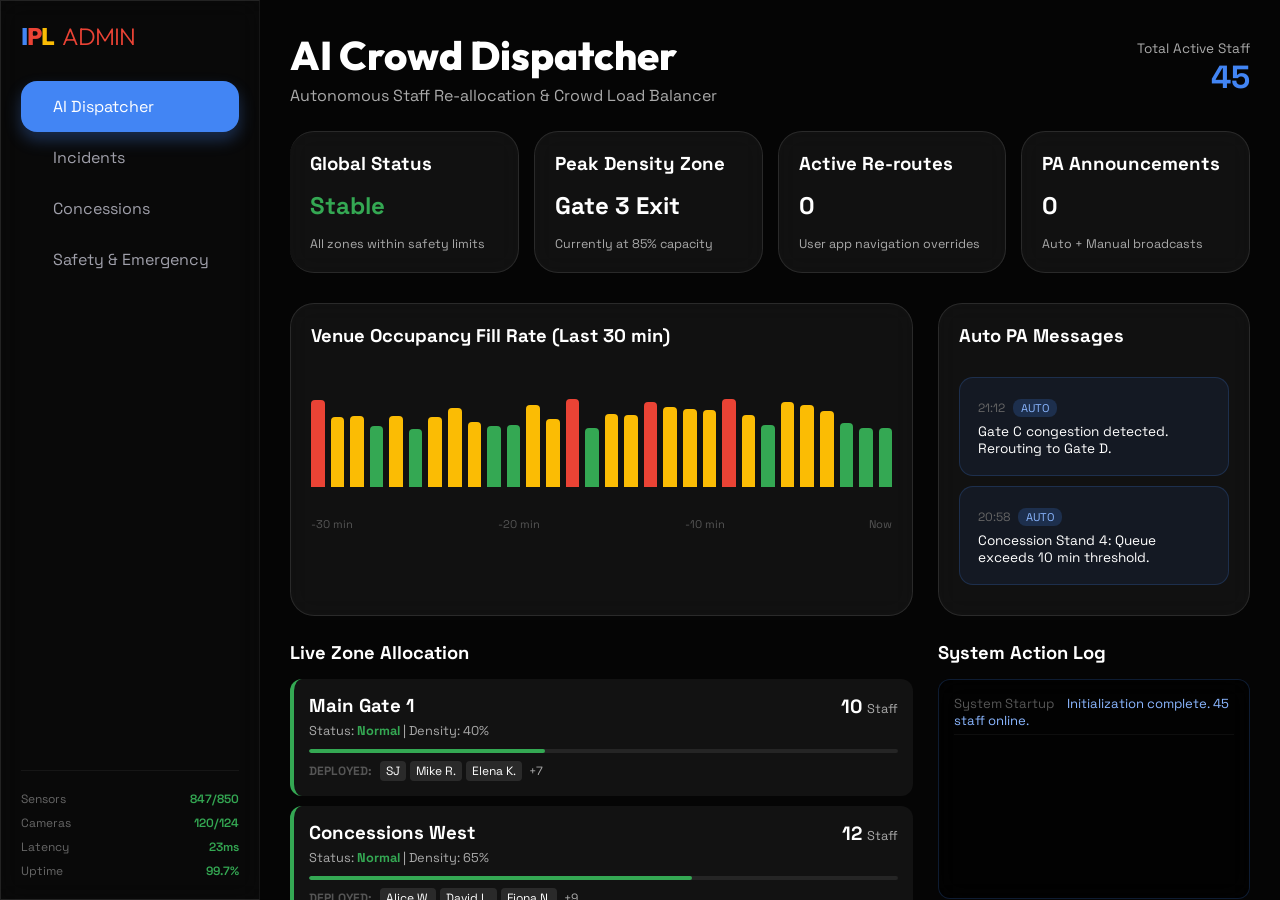
<file: admin.html>
<!DOCTYPE html>
<html lang="en">

<head>
    <meta charset="UTF-8">
    <meta name="viewport" content="width=device-width, initial-scale=1.0">
    <meta name="description"
        content="IPL Pulse Admin Operations Center - Real-time venue management, staff coordination, and incident response.">
    <title>IPL Pulse | Admin Operations Center</title>
    <link rel="stylesheet" href="style.css">
    <link
        href="https://fonts.googleapis.com/css2?family=Outfit:wght@300;400;600;800&family=Space+Grotesk:wght@300;500;700&display=swap"
        rel="stylesheet">
    <style>
        body {
            background: #050505;
        }

        .admin-layout {
            display: flex;
            height: 100vh;
            overflow: hidden;
        }

        .admin-sidebar {
            width: 260px;
            background: rgba(255, 255, 255, 0.02);
            padding: 20px;
            border-right: 1px solid rgba(255, 255, 255, 0.05);
            display: flex;
            flex-direction: column;
        }

        .admin-main {
            flex: 1;
            padding: 30px;
            overflow-y: auto;
        }

        .admin-view {
            display: none;
            animation: fadeIn 0.5s ease-out forwards;
        }

        .admin-view.active {
            display: block;
        }

        @keyframes fadeIn {
            from {
                opacity: 0;
                transform: translateY(10px);
            }

            to {
                opacity: 1;
                transform: translateY(0);
            }
        }

        .zone-card {
            display: block;
            padding: 15px;
            margin-bottom: 10px;
            background: rgba(255, 255, 255, 0.05);
            border-radius: 12px;
            transition: all 0.3s ease;
        }

        .zone-card.critical {
            border-left: 4px solid var(--google-red);
            background: rgba(234, 67, 53, 0.1);
        }

        .zone-card.safe {
            border-left: 4px solid var(--google-green);
        }

        .zone-card.warning {
            border-left: 4px solid var(--google-yellow);
            background: rgba(251, 188, 4, 0.1);
        }

        .staff-count {
            font-size: 1.5rem;
            font-weight: bold;
        }

        .metrics-grid {
            display: grid;
            grid-template-columns: repeat(4, 1fr);
            gap: 15px;
            margin-bottom: 30px;
        }

        .metrics-grid .stat-card {
            padding: 20px;
        }

        .pulse-red {
            animation: emergency-pulse 1.5s infinite;
        }

        @keyframes emergency-pulse {
            0% {
                box-shadow: 0 0 0 0 rgba(234, 67, 53, 0.4);
            }

            70% {
                box-shadow: 0 0 0 15px rgba(234, 67, 53, 0);
            }

            100% {
                box-shadow: 0 0 0 0 rgba(234, 67, 53, 0);
            }
        }

        .log-box {
            height: 220px;
            background: rgba(0, 0, 0, 0.6);
            border-radius: 12px;
            padding: 15px;
            font-family: 'Space Grotesk', monospace;
            overflow-y: auto;
            font-size: 0.82rem;
            color: #8ab6ff;
            border: 1px solid rgba(66, 133, 244, 0.2);
        }

        .log-entry {
            margin-bottom: 8px;
            border-bottom: 1px solid rgba(255, 255, 255, 0.05);
            padding-bottom: 5px;
        }

        .log-time {
            color: #555;
            margin-right: 10px;
        }

        /* Incident Table */
        .incident-table {
            width: 100%;
            border-collapse: collapse;
            margin-top: 15px;
        }

        .incident-table th {
            text-align: left;
            padding: 12px 15px;
            color: #888;
            font-size: 0.8rem;
            text-transform: uppercase;
            border-bottom: 1px solid rgba(255, 255, 255, 0.08);
        }

        .incident-table td {
            padding: 12px 15px;
            border-bottom: 1px solid rgba(255, 255, 255, 0.04);
            font-size: 0.9rem;
        }

        .incident-table tr:hover td {
            background: rgba(255, 255, 255, 0.02);
        }

        .severity-badge {
            padding: 3px 10px;
            border-radius: 12px;
            font-size: 0.75rem;
            font-weight: 600;
        }

        .severity-high {
            background: rgba(234, 67, 53, 0.2);
            color: #ea4335;
        }

        .severity-medium {
            background: rgba(251, 188, 4, 0.2);
            color: #fbbc04;
        }

        .severity-low {
            background: rgba(52, 168, 83, 0.2);
            color: #34a853;
        }

        .status-active {
            color: #ea4335;
        }

        .status-responding {
            color: #fbbc04;
        }

        .status-resolved {
            color: #34a853;
        }

        /* Concession Cards */
        .concession-grid {
            display: grid;
            grid-template-columns: repeat(3, 1fr);
            gap: 15px;
            margin-bottom: 25px;
        }

        .concession-card {
            background: rgba(255, 255, 255, 0.04);
            border-radius: 16px;
            padding: 20px;
            border: 1px solid rgba(255, 255, 255, 0.06);
            transition: all 0.3s;
        }

        .concession-card:hover {
            background: rgba(255, 255, 255, 0.06);
            transform: translateY(-2px);
        }

        .queue-bar-track {
            height: 6px;
            background: rgba(255, 255, 255, 0.08);
            border-radius: 3px;
            margin: 10px 0;
            overflow: hidden;
        }

        .queue-bar-fill {
            height: 100%;
            border-radius: 3px;
            transition: width 1s ease;
        }

        .stock-item {
            display: flex;
            justify-content: space-between;
            align-items: center;
            padding: 8px 0;
            border-bottom: 1px solid rgba(255, 255, 255, 0.04);
            font-size: 0.85rem;
        }

        .stock-level {
            padding: 2px 8px;
            border-radius: 8px;
            font-size: 0.7rem;
            font-weight: 600;
        }

        .stock-good {
            background: rgba(52, 168, 83, 0.2);
            color: #34a853;
        }

        .stock-low {
            background: rgba(251, 188, 4, 0.2);
            color: #fbbc04;
        }

        .stock-out {
            background: rgba(234, 67, 53, 0.2);
            color: #ea4335;
        }

        /* Emergency */
        .evac-zone {
            display: flex;
            justify-content: space-between;
            align-items: center;
            padding: 14px 18px;
            background: rgba(255, 255, 255, 0.04);
            border-radius: 12px;
            margin-bottom: 8px;
            border-left: 3px solid transparent;
            transition: all 0.3s;
        }

        .evac-zone:hover {
            background: rgba(255, 255, 255, 0.06);
        }

        .evac-zone.zone-green {
            border-left-color: var(--google-green);
        }

        .evac-zone.zone-yellow {
            border-left-color: var(--google-yellow);
        }

        .evac-zone.zone-red {
            border-left-color: var(--google-red);
        }

        .emergency-status-bar {
            display: flex;
            align-items: center;
            gap: 12px;
            padding: 16px 24px;
            border-radius: 14px;
            margin-bottom: 25px;
            font-weight: 600;
        }

        .emergency-normal {
            background: rgba(52, 168, 83, 0.1);
            border: 1px solid rgba(52, 168, 83, 0.3);
            color: var(--google-green);
        }

        .emergency-alert {
            background: rgba(234, 67, 53, 0.15);
            border: 1px solid rgba(234, 67, 53, 0.4);
            color: var(--google-red);
            animation: emergency-pulse 1.5s infinite;
        }

        .service-card {
            background: rgba(255, 255, 255, 0.04);
            border-radius: 14px;
            padding: 18px;
            border: 1px solid rgba(255, 255, 255, 0.06);
            text-align: center;
        }

        .service-card h4 {
            margin-bottom: 8px;
            font-size: 0.95rem;
        }

        .response-time {
            font-size: 1.4rem;
            font-weight: 700;
            margin: 5px 0;
        }

        /* Fill rate chart */
        .fill-rate-container {
            display: flex;
            align-items: flex-end;
            gap: 6px;
            height: 120px;
            padding: 10px 0;
        }

        .fill-bar {
            flex: 1;
            border-radius: 4px 4px 0 0;
            transition: height 1s ease, background 0.5s;
            min-width: 8px;
        }

        /* PA */
        .pa-card {
            background: rgba(66, 133, 244, 0.08);
            border: 1px solid rgba(66, 133, 244, 0.2);
            border-radius: 14px;
            padding: 18px;
            margin-bottom: 10px;
        }

        .pa-card .pa-time {
            font-size: 0.75rem;
            color: #666;
        }

        .pa-card .pa-type {
            font-size: 0.7rem;
            padding: 2px 8px;
            border-radius: 8px;
            background: rgba(66, 133, 244, 0.2);
            color: #8ab6ff;
            margin-left: 8px;
        }

        .btn-primary {
            background: var(--google-blue);
            color: white;
            border: none;
            padding: 10px 20px;
            border-radius: 10px;
            font-family: inherit;
            font-weight: 600;
            cursor: pointer;
            transition: all 0.2s;
            font-size: 0.85rem;
        }

        .btn-primary:hover {
            background: #3367d6;
            transform: translateY(-1px);
        }

        .btn-danger {
            background: var(--google-red);
            color: white;
            border: none;
            padding: 10px 20px;
            border-radius: 10px;
            font-family: inherit;
            font-weight: 600;
            cursor: pointer;
            transition: all 0.2s;
            font-size: 0.85rem;
        }

        .btn-danger:hover {
            background: #c5221f;
        }

        .sidebar-footer {
            margin-top: auto;
            padding-top: 20px;
            border-top: 1px solid rgba(255, 255, 255, 0.05);
        }

        .system-health {
            display: flex;
            flex-direction: column;
            gap: 8px;
        }

        .health-item {
            display: flex;
            justify-content: space-between;
            font-size: 0.75rem;
            color: #666;
        }

        .health-value {
            color: var(--google-green);
            font-weight: 600;
        }

        .section-title {
            font-size: 1.15rem;
            font-weight: 700;
            margin-bottom: 15px;
            display: flex;
            align-items: center;
            gap: 8px;
        }

        .section-title .badge-count {
            background: rgba(234, 67, 53, 0.2);
            color: #ea4335;
            padding: 2px 8px;
            border-radius: 10px;
            font-size: 0.75rem;
        }
    </style>
</head>

<body>
    <div class="admin-layout">
        <aside class="admin-sidebar glass">
            <div class="logo" style="margin-bottom: 30px;">
                <span class="i">I</span><span class="p">P</span><span class="l">L</span> <span class="pulse"
                    style="color:var(--google-red)">ADMIN</span>
            </div>
            <button class="nav-item active" id="btn-dispatcher" onclick="switchAdminView('dispatcher')"><i
                    class="icon-dashboard"></i><span>AI Dispatcher</span></button>
            <button class="nav-item" id="btn-incidents" onclick="switchAdminView('incidents')"><i
                    class="icon-queue"></i><span>Incidents</span></button>
            <button class="nav-item" id="btn-concessions" onclick="switchAdminView('concessions')"><i
                    class="icon-wallet"></i><span>Concessions</span></button>
            <button class="nav-item" id="btn-safety" onclick="switchAdminView('safety')"><i
                    class="icon-map"></i><span>Safety & Emergency</span></button>

            <div class="sidebar-footer">
                <div class="system-health">
                    <div class="health-item"><span>Sensors</span><span class="health-value"
                            id="sensor-count">847/850</span></div>
                    <div class="health-item"><span>Cameras</span><span class="health-value"
                            id="camera-count">120/124</span></div>
                    <div class="health-item"><span>Latency</span><span class="health-value" id="latency-val">23ms</span>
                    </div>
                    <div class="health-item"><span>Uptime</span><span class="health-value">99.7%</span></div>
                </div>
            </div>
        </aside>

        <main class="admin-main">
            <!-- ==================== AI DISPATCHER VIEW ==================== -->
            <section id="view-dispatcher" class="admin-view active">
                <header
                    style="margin-bottom: 25px; display: flex; justify-content: space-between; align-items: center;">
                    <div>
                        <h1>AI Crowd Dispatcher</h1>
                        <p style="color: #aaa;">Autonomous Staff Re-allocation & Crowd Load Balancer</p>
                    </div>
                    <div style="text-align: right;">
                        <div style="font-size: 0.85rem; color: #aaa;">Total Active Staff</div>
                        <div style="font-size: 2rem; font-weight: bold; color: var(--google-blue);" id="total-staff">45
                        </div>
                    </div>
                </header>

                <div class="metrics-grid">
                    <div class="stat-card glass" id="global-status-card">
                        <h3>Global Status</h3>
                        <h2 style="color: var(--google-green);" id="global-status">Stable</h2>
                        <p style="font-size: 0.78rem; color: #aaa;">All zones within safety limits</p>
                    </div>
                    <div class="stat-card glass">
                        <h3>Peak Density Zone</h3>
                        <h2 id="peak-zone">Gate 3</h2>
                        <p style="font-size: 0.78rem; color: #aaa;" id="peak-density">Currently at 82% capacity</p>
                    </div>
                    <div class="stat-card glass">
                        <h3>Active Re-routes</h3>
                        <h2 id="active-reroutes">0</h2>
                        <p style="font-size: 0.78rem; color: #aaa;">User app navigation overrides</p>
                    </div>
                    <div class="stat-card glass">
                        <h3>PA Announcements</h3>
                        <h2 id="pa-count">0</h2>
                        <p style="font-size: 0.78rem; color: #aaa;">Auto + Manual broadcasts</p>
                    </div>
                </div>

                <!-- Fill Rate Chart -->
                <div style="display: grid; grid-template-columns: 2fr 1fr; gap: 25px; margin-bottom: 25px;">
                    <div class="stat-card glass" style="padding: 20px;">
                        <div class="section-title">Venue Occupancy Fill Rate (Last 30 min)</div>
                        <div class="fill-rate-container" id="fill-rate-chart"></div>
                        <div
                            style="display: flex; justify-content: space-between; font-size: 0.7rem; color: #555; margin-top: 5px;">
                            <span>-30 min</span><span>-20 min</span><span>-10 min</span><span>Now</span>
                        </div>
                    </div>
                    <div class="stat-card glass" style="padding: 20px;">
                        <div class="section-title">Auto PA Messages</div>
                        <div id="pa-messages-list">
                            <div class="pa-card"><span class="pa-time">21:12</span><span class="pa-type">AUTO</span>
                                <p style="margin-top:6px; font-size:0.85rem;">Gate C congestion detected. Rerouting to
                                    Gate D.</p>
                            </div>
                            <div class="pa-card"><span class="pa-time">20:58</span><span class="pa-type">AUTO</span>
                                <p style="margin-top:6px; font-size:0.85rem;">Concession Stand 4: Queue exceeds 10 min
                                    threshold.</p>
                            </div>
                        </div>
                    </div>
                </div>

                <div style="display: grid; grid-template-columns: 2fr 1fr; gap: 25px;">
                    <div>
                        <div class="section-title">Live Zone Allocation</div>
                        <div id="zones-container"></div>
                    </div>
                    <div>
                        <div class="section-title">System Action Log</div>
                        <div class="log-box glass" id="system-log">
                            <div class="log-entry"><span class="log-time">System Startup</span> Initialization complete.
                                45 staff online.</div>
                        </div>
                    </div>
                </div>
            </section>

            <!-- ==================== INCIDENTS VIEW ==================== -->
            <section id="view-incidents" class="admin-view">
                <header
                    style="margin-bottom: 25px; display: flex; justify-content: space-between; align-items: center;">
                    <div>
                        <h1>Incident Management</h1>
                        <p style="color: #aaa;">Real-time incident tracking & response coordination</p>
                    </div>
                    <button class="btn-primary" onclick="createIncident()">+ Report Incident</button>
                </header>

                <div class="metrics-grid">
                    <div class="stat-card glass">
                        <h3>Open Incidents</h3>
                        <h2 style="color: var(--google-red);" id="open-incidents">2</h2>
                        <p style="font-size: 0.78rem; color: #aaa;">1 active · 1 responding</p>
                    </div>
                    <div class="stat-card glass">
                        <h3>Avg Response Time</h3>
                        <h2 id="avg-response">3.2 <span
                                style="font-size:1rem; font-weight:normal; color:#aaa;">min</span></h2>
                        <p style="font-size: 0.78rem; color: #aaa;">Target: < 5 min</p>
                    </div>
                    <div class="stat-card glass">
                        <h3>Resolved Today</h3>
                        <h2 style="color: var(--google-green);" id="resolved-incidents">7</h2>
                        <p style="font-size: 0.78rem; color: #aaa;">Avg resolution: 8 min</p>
                    </div>
                    <div class="stat-card glass">
                        <h3>Staff On Standby</h3>
                        <h2 id="standby-staff">12</h2>
                        <p style="font-size: 0.78rem; color: #aaa;">Ready for immediate dispatch</p>
                    </div>
                </div>

                <div class="section-title">Active Incident Log <span class="badge-count" id="incident-badge">2</span>
                </div>
                <div
                    style="background: rgba(255,255,255,0.03); border-radius: 16px; overflow: hidden; border: 1px solid rgba(255,255,255,0.06);">
                    <table class="incident-table">
                        <thead>
                            <tr>
                                <th>ID</th>
                                <th>Type</th>
                                <th>Location</th>
                                <th>Severity</th>
                                <th>Status</th>
                                <th>Time</th>
                                <th>Assigned</th>
                            </tr>
                        </thead>
                        <tbody id="incident-table-body">
                            <tr>
                                <td>#INC-042</td>
                                <td>Crowd Surge</td>
                                <td>Gate C — North</td>
                                <td><span class="severity-badge severity-high">HIGH</span></td>
                                <td><span class="status-active">● Active</span></td>
                                <td>21:14</td>
                                <td>Team Alpha</td>
                            </tr>
                            <tr>
                                <td>#INC-041</td>
                                <td>Medical</td>
                                <td>Section 22 Row D</td>
                                <td><span class="severity-badge severity-medium">MEDIUM</span></td>
                                <td><span class="status-responding">● Responding</span></td>
                                <td>21:08</td>
                                <td>Med Unit 3</td>
                            </tr>
                            <tr>
                                <td>#INC-040</td>
                                <td>Spill Hazard</td>
                                <td>Concourse West</td>
                                <td><span class="severity-badge severity-low">LOW</span></td>
                                <td><span class="status-resolved">● Resolved</span></td>
                                <td>20:52</td>
                                <td>Maint. Crew 2</td>
                            </tr>
                            <tr>
                                <td>#INC-039</td>
                                <td>Unattended Bag</td>
                                <td>Gate B Entrance</td>
                                <td><span class="severity-badge severity-medium">MEDIUM</span></td>
                                <td><span class="status-resolved">● Resolved</span></td>
                                <td>20:41</td>
                                <td>Security Bravo</td>
                            </tr>
                            <tr>
                                <td>#INC-038</td>
                                <td>Fight / Altercation</td>
                                <td>Section 15</td>
                                <td><span class="severity-badge severity-high">HIGH</span></td>
                                <td><span class="status-resolved">● Resolved</span></td>
                                <td>20:33</td>
                                <td>Security Alpha</td>
                            </tr>
                        </tbody>
                    </table>
                </div>

                <!-- Staff Deployment Map -->
                <div style="margin-top: 30px; display: grid; grid-template-columns: 1fr 1fr; gap: 20px;">
                    <div>
                        <div class="section-title">Staff Deployment Map</div>
                        <div class="stat-card glass" style="padding: 18px;">
                            <div
                                style="display: flex; justify-content: space-between; align-items: center; margin-bottom: 12px;">
                                <span style="font-weight: 600;">🛡️ Security Lead</span>
                                <span style="font-size: 0.8rem; color: #aaa;">Gate C · Security HQ</span>
                            </div>
                            <div
                                style="display: flex; justify-content: space-between; align-items: center; margin-bottom: 12px;">
                                <span style="font-weight: 600;">🍔 Concessions Mgr</span>
                                <span style="font-size: 0.8rem; color: #aaa;">Food Hall W · Stand 4</span>
                            </div>
                            <div
                                style="display: flex; justify-content: space-between; align-items: center; margin-bottom: 12px;">
                                <span style="font-weight: 600;">⚙️ Venue Ops</span>
                                <span style="font-size: 0.8rem; color: #aaa;">VOC · Gate D · Concourse N</span>
                            </div>
                            <div style="display: flex; justify-content: space-between; align-items: center;">
                                <span style="font-weight: 600;">🏥 Medical Team</span>
                                <span style="font-size: 0.8rem; color: #aaa;">First Aid E · First Aid W</span>
                            </div>
                        </div>
                    </div>
                    <div>
                        <div class="section-title">Role-Based Access</div>
                        <div class="stat-card glass" style="padding: 18px;">
                            <div style="margin-bottom: 12px;">
                                <span style="font-weight: 600; color: var(--google-blue);">Venue Ops Manager</span>
                                <p style="font-size: 0.78rem; color: #aaa; margin-top: 3px;">Full heatmap · All alerts ·
                                    Staff deploy · PA system</p>
                            </div>
                            <div style="margin-bottom: 12px;">
                                <span style="font-weight: 600; color: var(--google-red);">Security Lead</span>
                                <p style="font-size: 0.78rem; color: #aaa; margin-top: 3px;">Security zones · Incident
                                    queue · Gate status · CCTV</p>
                            </div>
                            <div style="margin-bottom: 12px;">
                                <span style="font-weight: 600; color: var(--google-yellow);">Concessions Mgr</span>
                                <p style="font-size: 0.78rem; color: #aaa; margin-top: 3px;">Queue depths · Inventory ·
                                    Staff allocation · Forecast</p>
                            </div>
                            <div>
                                <span style="font-weight: 600; color: var(--google-green);">Medical Team</span>
                                <p style="font-size: 0.78rem; color: #aaa; margin-top: 3px;">Incident map · AED
                                    locations · Emergency routes</p>
                            </div>
                        </div>
                    </div>
                </div>
            </section>

            <!-- ==================== CONCESSIONS VIEW ==================== -->
            <section id="view-concessions" class="admin-view">
                <header style="margin-bottom: 25px;">
                    <h1>Concessions & Retail</h1>
                    <p style="color: #aaa;">Queue prediction · Pre-ordering · Demand forecasting</p>
                </header>

                <div class="metrics-grid">
                    <div class="stat-card glass">
                        <h3>Avg Queue Wait</h3>
                        <h2 id="avg-queue-wait">6.4 <span
                                style="font-size:1rem; font-weight:normal; color:#aaa;">min</span></h2>
                        <p style="font-size: 0.78rem; color: var(--google-yellow);">Target: < 4 min</p>
                    </div>
                    <div class="stat-card glass">
                        <h3>Pre-Orders Today</h3>
                        <h2 id="preorder-count">2,430</h2>
                        <p style="font-size: 0.78rem; color: var(--google-green);">₹8.2L revenue</p>
                    </div>
                    <div class="stat-card glass">
                        <h3>Locker Pickups</h3>
                        <h2 id="locker-count">820</h2>
                        <p style="font-size: 0.78rem; color: #aaa;">21.6% of all orders</p>
                    </div>
                    <div class="stat-card glass">
                        <h3>Stockout Alerts</h3>
                        <h2 style="color: var(--google-red);" id="stockout-count">2</h2>
                        <p style="font-size: 0.78rem; color: #aaa;">Biryani · Craft Beer</p>
                    </div>
                </div>

                <div class="section-title">Stand Queue Status — Live</div>
                <div class="concession-grid" id="concession-stands"></div>

                <div style="display: grid; grid-template-columns: 1fr 1fr; gap: 25px;">
                    <div>
                        <div class="section-title">Top Items — Stock Level</div>
                        <div class="stat-card glass" style="padding: 18px;" id="stock-levels">
                        </div>
                    </div>
                    <div>
                        <div class="section-title">Pre-Order Locker Banks</div>
                        <div class="stat-card glass" style="padding: 18px;" id="locker-banks">
                        </div>
                    </div>
                </div>

                <div style="margin-top: 25px;">
                    <div class="section-title">Concession KPIs</div>
                    <div class="metrics-grid">
                        <div class="stat-card glass" style="text-align:center;">
                            <h3 style="font-size: 0.8rem;">Avg Wait Time</h3>
                            <h2 style="color: var(--google-yellow);" id="kpi-wait">6.4 min</h2>
                            <p style="font-size:0.7rem; color:#aaa;">Target: < 4 min</p>
                        </div>
                        <div class="stat-card glass" style="text-align:center;">
                            <h3 style="font-size: 0.8rem;">Pre-Order Rate</h3>
                            <h2 style="color: var(--google-green);">28.4%</h2>
                            <p style="font-size:0.7rem; color:#aaa;">Target: > 30%</p>
                        </div>
                        <div class="stat-card glass" style="text-align:center;">
                            <h3 style="font-size: 0.8rem;">Forecast Accuracy</h3>
                            <h2 style="color: var(--google-blue);">91%</h2>
                            <p style="font-size:0.7rem; color:#aaa;">Target: > 85%</p>
                        </div>
                        <div class="stat-card glass" style="text-align:center;">
                            <h3 style="font-size: 0.8rem;">Revenue / Attendee</h3>
                            <h2 style="color: var(--google-green);">₹520</h2>
                            <p style="font-size:0.7rem; color:#aaa;">Target: > ₹400</p>
                        </div>
                    </div>
                </div>
            </section>

            <!-- ==================== SAFETY & EMERGENCY VIEW ==================== -->
            <section id="view-safety" class="admin-view">
                <header
                    style="margin-bottom: 25px; display: flex; justify-content: space-between; align-items: center;">
                    <div>
                        <h1>Safety & Emergency</h1>
                        <p style="color: #aaa;">Evacuation protocols · Anomaly detection · Emergency services</p>
                    </div>
                    <button class="btn-danger" id="evac-btn" onclick="toggleEvacuation()">🚨 Trigger Evacuation</button>
                </header>

                <div class="emergency-status-bar emergency-normal" id="emergency-bar">
                    <span style="font-size: 1.2rem;">✅</span>
                    <span>System Status: NORMAL — No Active Emergency</span>
                    <span style="margin-left: auto; font-size: 0.8rem; opacity: 0.7;">All emergency services connected ·
                        Evacuation routes pre-loaded</span>
                </div>

                <div class="metrics-grid">
                    <div class="stat-card glass">
                        <h3>Evacuation Time Est.</h3>
                        <h2>8 <span style="font-size:1rem; font-weight:normal; color:#aaa;">min</span></h2>
                        <p style="font-size: 0.78rem; color: #aaa;">Full venue clearance</p>
                    </div>
                    <div class="stat-card glass">
                        <h3>AED Locations</h3>
                        <h2 style="color: var(--google-green);">42</h2>
                        <p style="font-size: 0.78rem; color: #aaa;">All accessible</p>
                    </div>
                    <div class="stat-card glass">
                        <h3>Anomalies Detected</h3>
                        <h2 id="anomaly-count">3</h2>
                        <p style="font-size: 0.78rem; color: #aaa;">2 resolved · 1 open</p>
                    </div>
                    <div class="stat-card glass">
                        <h3>Emergency Staff</h3>
                        <h2>28</h2>
                        <p style="font-size: 0.78rem; color: #aaa;">Security + Medical</p>
                    </div>
                </div>

                <div style="display: grid; grid-template-columns: 1fr 1fr; gap: 25px; margin-bottom: 25px;">
                    <div>
                        <div class="section-title">Evacuation Zone Plan</div>
                        <div id="evac-zones">
                            <div class="evac-zone zone-green">
                                <div><strong>Section 1–10</strong>
                                    <p style="font-size:0.78rem; color:#aaa;">Exit: Gate A — North · 8,500 attendees</p>
                                </div><span style="color:var(--google-green); font-weight:600;">ETA 4 min</span>
                            </div>
                            <div class="evac-zone zone-green">
                                <div><strong>Section 11–20</strong>
                                    <p style="font-size:0.78rem; color:#aaa;">Exit: Gate B — North · 8,400 attendees</p>
                                </div><span style="color:var(--google-green); font-weight:600;">ETA 5 min</span>
                            </div>
                            <div class="evac-zone zone-yellow">
                                <div><strong>Section 21–30</strong>
                                    <p style="font-size:0.78rem; color:#aaa;">Exit: Gate C — East · 8,200 attendees</p>
                                </div><span style="color:var(--google-yellow); font-weight:600;">ETA 7 min</span>
                            </div>
                            <div class="evac-zone zone-green">
                                <div><strong>Section 31–40</strong>
                                    <p style="font-size:0.78rem; color:#aaa;">Exit: Gate D — South · 8,300 attendees</p>
                                </div><span style="color:var(--google-green); font-weight:600;">ETA 5 min</span>
                            </div>
                            <div class="evac-zone zone-green">
                                <div><strong>VIP / Press</strong>
                                    <p style="font-size:0.78rem; color:#aaa;">Exit: Gate F — VIP · 3,200 attendees</p>
                                </div><span style="color:var(--google-green); font-weight:600;">ETA 3 min</span>
                            </div>
                            <div class="evac-zone zone-red">
                                <div><strong>Concourses</strong>
                                    <p style="font-size:0.78rem; color:#aaa;">Exit: All outer exits · 13,000 attendees
                                    </p>
                                </div><span style="color:var(--google-red); font-weight:600;">ETA 8 min</span>
                            </div>
                        </div>
                    </div>
                    <div>
                        <div class="section-title">Emergency Services</div>
                        <div style="display: grid; grid-template-columns: 1fr 1fr; gap: 12px;">
                            <div class="service-card">
                                <h4>🚒 Fire Dept</h4>
                                <div class="response-time" style="color:var(--google-yellow);">4 min</div>
                                <p style="font-size:0.75rem; color:#aaa;">Response time</p>
                            </div>
                            <div class="service-card">
                                <h4>👮 Police</h4>
                                <div class="response-time" style="color:var(--google-green);">On-site</div>
                                <p style="font-size:0.75rem; color:#aaa;">Event unit</p>
                            </div>
                            <div class="service-card">
                                <h4>🚑 EMS</h4>
                                <div class="response-time" style="color:var(--google-yellow);">6 min</div>
                                <p style="font-size:0.75rem; color:#aaa;">Response time</p>
                            </div>
                            <div class="service-card">
                                <h4>🛡️ Security</h4>
                                <div class="response-time" style="color:var(--google-green);">On-site</div>
                                <p style="font-size:0.75rem; color:#aaa;">28 active</p>
                            </div>
                        </div>

                        <div class="section-title" style="margin-top: 20px;">Anomaly Detection Log</div>
                        <div class="stat-card glass" style="padding: 15px;" id="anomaly-log">
                            <div
                                style="display:flex; justify-content:space-between; align-items:center; margin-bottom:10px; padding-bottom:8px; border-bottom:1px solid rgba(255,255,255,0.05);">
                                <div><span style="color:var(--google-red);">●</span> Density surge Δ > 4σ</div>
                                <span style="font-size:0.75rem; color:#aaa;">Section 22 · 21:31</span>
                            </div>
                            <div
                                style="display:flex; justify-content:space-between; align-items:center; margin-bottom:10px; padding-bottom:8px; border-bottom:1px solid rgba(255,255,255,0.05);">
                                <div><span style="color:var(--google-yellow);">●</span> Stationary cluster 8 min</div>
                                <span style="font-size:0.75rem; color:#aaa;">Gate C Ramp · 21:18</span>
                            </div>
                            <div style="display:flex; justify-content:space-between; align-items:center;">
                                <div><span style="color:var(--google-green);">●</span> Velocity drop — crush risk</div>
                                <span style="font-size:0.75rem; color:#aaa;">Concourse N · 20:55</span>
                            </div>
                        </div>
                    </div>
                </div>
            </section>
        </main>
    </div>

    <div id="toast-container"></div>
    <script src="admin.js"></script>
</body>

</html>
</file>
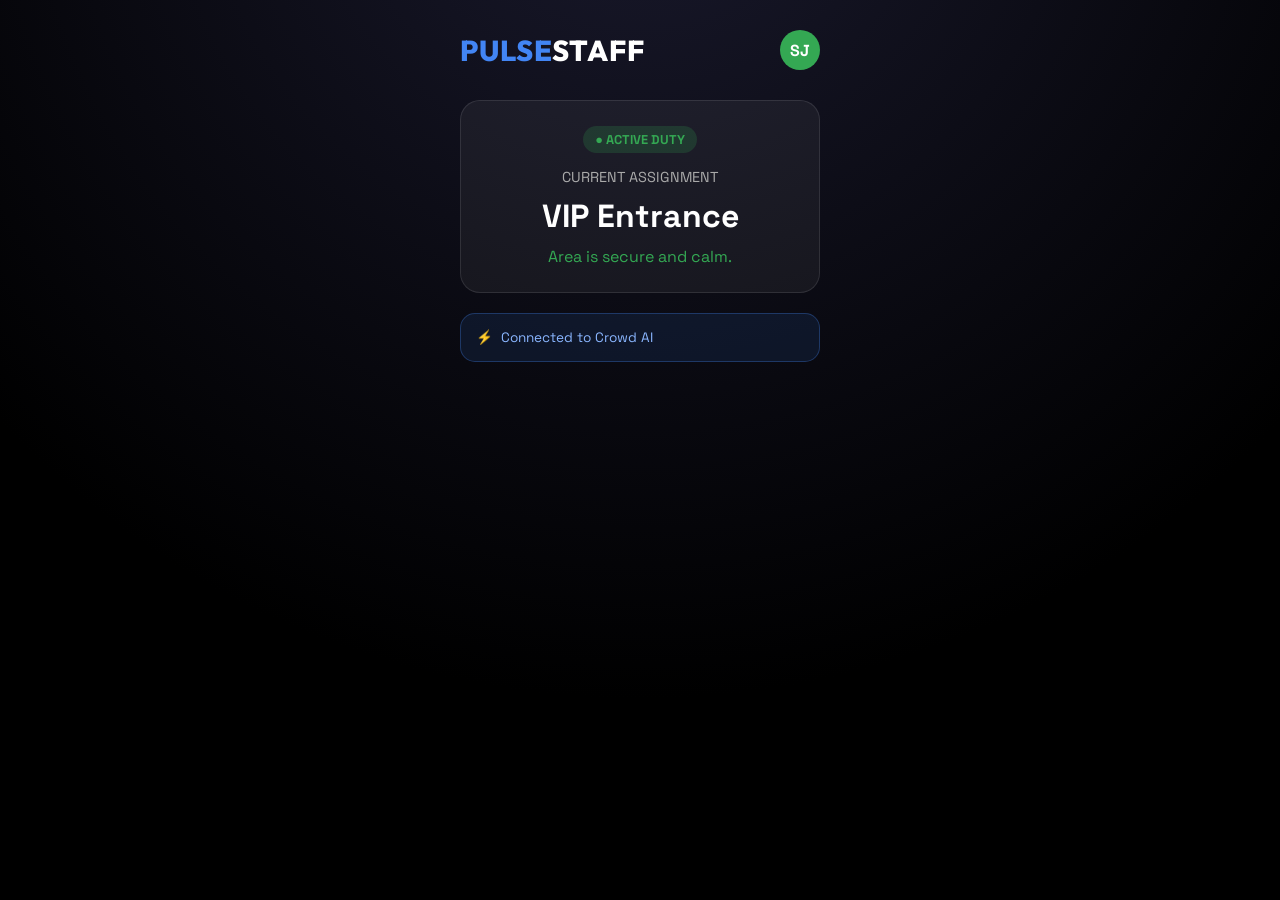
<file: staff.html>
<!DOCTYPE html>
<html lang="en">

<head>
    <meta charset="UTF-8">
    <meta name="viewport" content="width=device-width, initial-scale=1.0">
    <title>IPL Pulse | Staff App</title>
    <link
        href="https://fonts.googleapis.com/css2?family=Outfit:wght@400;600;800&family=Space+Grotesk:wght@500;700&display=swap"
        rel="stylesheet">
    <style>
        * {
            box-sizing: border-box;
            margin: 0;
            padding: 0;
        }

        body {
            background: #000;
            color: #fff;
            font-family: 'Space Grotesk', sans-serif;
            display: flex;
            justify-content: center;
            height: 100vh;
            background-image: radial-gradient(circle at 50% -20%, #1a1a2e 0%, #000 70%);
        }

        .phone-frame {
            width: 100%;
            max-width: 400px;
            height: 100%;
            display: flex;
            flex-direction: column;
            padding: 30px 20px;
            position: relative;
            overflow: hidden;
        }

        h1 {
            font-family: 'Outfit';
            font-weight: 800;
            font-size: 1.8rem;
            letter-spacing: 1px;
            color: #4285F4;
        }

        .header {
            display: flex;
            justify-content: space-between;
            align-items: center;
            margin-bottom: 30px;
        }

        .profile {
            display: flex;
            align-items: center;
            gap: 10px;
        }

        .avatar {
            width: 40px;
            height: 40px;
            background: #34A853;
            border-radius: 50%;
            display: flex;
            justify-content: center;
            align-items: center;
            font-weight: bold;
        }

        .current-post {
            background: rgba(255, 255, 255, 0.05);
            border: 1px solid rgba(255, 255, 255, 0.1);
            border-radius: 20px;
            padding: 25px;
            text-align: center;
            margin-bottom: 20px;
        }

        .status-badge {
            display: inline-block;
            padding: 5px 12px;
            background: rgba(52, 168, 83, 0.2);
            color: #34A853;
            border-radius: 20px;
            font-size: 0.8rem;
            font-weight: bold;
            margin-bottom: 15px;
        }

        .alert-card {
            position: absolute;
            top: 100%;
            left: 0;
            width: 100%;
            height: 100%;
            background: #ea4335;
            padding: 40px 20px;
            text-align: center;
            transition: top 0.4s cubic-bezier(0.175, 0.885, 0.32, 1.275);
            z-index: 100;
        }

        .alert-card.active {
            top: 0;
        }

        .alert-icon {
            font-size: 4rem;
            animation: shake 0.5s infinite;
            margin-top: 30px;
            margin-bottom: 20px;
        }

        @keyframes shake {
            0% {
                transform: translateX(0);
            }

            25% {
                transform: translateX(-5px);
            }

            50% {
                transform: translateX(5px);
            }

            75% {
                transform: translateX(-5px);
            }

            100% {
                transform: translateX(0);
            }
        }

        .btn {
            border: none;
            padding: 18px;
            border-radius: 12px;
            font-weight: bold;
            font-family: inherit;
            font-size: 1.1rem;
            width: 100%;
            cursor: pointer;
            transition: 0.2s;
        }

        .btn-black {
            background: #000;
            color: #fff;
            margin-top: 30px;
            box-shadow: 0 10px 20px rgba(0, 0, 0, 0.5);
        }

        .btn-black:active {
            transform: scale(0.95);
        }
    </style>
</head>

<body>

    <div class="phone-frame">
        <div class="header">
            <h1>PULSE<span style="color:#fff;">STAFF</span></h1>
            <div class="profile">
                <div class="avatar">SJ</div>
            </div>
        </div>

        <div class="current-post">
            <div class="status-badge">● ACTIVE DUTY</div>
            <p style="color: #aaa; font-size: 0.9rem; text-transform: uppercase;">Current Assignment</p>
            <h2 style="font-size: 2rem; margin: 10px 0;" id="current-zone">VIP Entrance</h2>
            <p style="color: #34A853;">Area is secure and calm.</p>
        </div>

        <div
            style="background: rgba(66, 133, 244, 0.1); border: 1px solid rgba(66, 133, 244, 0.3); border-radius: 15px; padding: 15px;">
            <p style="color: #8ab6ff; font-size: 0.85rem; display: flex; align-items: center; gap: 8px;">
                <span class="icon-pulse">⚡</span> Connected to Crowd AI
            </p>
        </div>

        <!-- Hidden Alert Cover -->
        <div class="alert-card" id="alert-ui">
            <div class="alert-icon">🚨</div>
            <h2 style="font-size: 2.2rem; font-weight: 800; margin-bottom: 10px;">URGENT DISPATCH</h2>
            <p style="font-size: 1.1rem; opacity: 0.9;">AI detected severe overcrowding.</p>

            <div style="background: rgba(0,0,0,0.3); padding: 25px; border-radius: 15px; margin: 30px 0;">
                <p style="font-size: 0.9rem; opacity: 0.8; text-transform: uppercase;">Move Immediately To</p>
                <h1 style="font-size: 2.8rem; color: #fff; margin-top: 5px;" id="target-zone">Gate 3 Exit</h1>
            </div>

            <button class="btn btn-black" onclick="acceptDispatch()">Acknowledge & Route</button>
        </div>
    </div>

    <script>
        const uiAlert = document.getElementById('alert-ui');
        const targetZoneEl = document.getElementById('target-zone');
        const currentZoneEl = document.getElementById('current-zone');
        let lastOrderTimestamp = 0;

        function checkDispatchOrders() {
            const data = localStorage.getItem('staffRelocationOrder');
            if (data) {
                const order = JSON.parse(data);

                // If this is a completely new order, process it
                if (order.timestamp > lastOrderTimestamp) {
                    lastOrderTimestamp = order.timestamp;

                    // Demo self-healing: always position the guard exactly where the AI wants to pull from 
                    // so the showcase triggers 100% of the time, beautifully.
                    if (!uiAlert.classList.contains('active')) {
                        currentZoneEl.innerText = order.from;
                    }

                    // Trigger Alert
                    targetZoneEl.innerText = order.to;
                    uiAlert.classList.add('active');

                    if (navigator.vibrate) navigator.vibrate([200, 100, 200, 100, 500]);
                }
            }
        }

        // Poll every 500ms instead of relying on fragile cross-tab events
        setInterval(checkDispatchOrders, 500);

        function acceptDispatch() {
            uiAlert.classList.remove('active');
            currentZoneEl.innerText = targetZoneEl.innerText;
            // No need to clear local storage, timestamp logic handles duplicates
        }
    </script>
</body>

</html>
</file>
<file: style.css>
:root {
    --bg-dark: #0a0a0c;
    --bg-surface: #16161e;
    --glass-bg: rgba(255, 255, 255, 0.05);
    --glass-border: rgba(255, 255, 255, 0.1);

    --google-blue: #4285F4;
    --google-red: #EA4335;
    --google-yellow: #FBBC04;
    --google-green: #34A853;

    --accent: var(--google-blue);
    --text-primary: #ffffff;
    --text-secondary: #a0a0ab;

    --radius-lg: 24px;
    --radius-md: 16px;
    --radius-sm: 8px;

    --font-heading: 'Outfit', sans-serif;
    --font-body: 'Space Grotesk', sans-serif;
}

* {
    margin: 0;
    padding: 0;
    box-sizing: border-box;
}

body {
    background-color: var(--bg-dark);
    color: var(--text-primary);
    font-family: var(--font-body);
    overflow: hidden;
    /* App-like feel */
    height: 100vh;
}

.glass {
    background: var(--glass-bg);
    backdrop-filter: blur(12px);
    -webkit-backdrop-filter: blur(12px);
    border: 1px solid var(--glass-border);
}

.app-container {
    display: grid;
    grid-template-columns: 240px 1fr;
    grid-template-rows: 80px 1fr;
    height: 100vh;
}

/* Navbar */
.navbar {
    grid-column: 1 / -1;
    display: flex;
    justify-content: space-between;
    align-items: center;
    padding: 0 40px;
    border-bottom: 1px solid var(--glass-border);
    z-index: 100;
}

.logo {
    font-family: var(--font-heading);
    font-weight: 800;
    font-size: 1.5rem;
    letter-spacing: -1px;
}

.logo span.i {
    color: var(--google-blue);
}

.logo span.p {
    color: var(--google-red);
}

.logo span.l {
    color: var(--google-yellow);
}

.logo .pulse {
    color: var(--text-primary);
    margin-left: 5px;
    font-weight: 300;
}

/* Live Ticker */
.live-match-ticker {
    background: rgba(0, 0, 0, 0.3);
    padding: 10px 25px;
    border-radius: 50px;
    font-size: 0.9rem;
    display: flex;
    align-items: center;
    gap: 15px;
    border: 1px solid var(--glass-border);
}

.ticker-content {
    display: flex;
    align-items: center;
    gap: 12px;
}

.match-teams {
    font-weight: 700;
    color: var(--google-yellow);
}

.match-score {
    font-family: var(--font-heading);
}

.pulse-text {
    color: var(--google-red);
    font-size: 0.7rem;
    text-transform: uppercase;
    font-weight: 800;
    animation: blink 1s infinite;
}

@keyframes blink {
    50% {
        opacity: 0;
    }
}

.nav-actions {
    display: flex;
    align-items: center;
    gap: 20px;
}

.status-indicator {
    background: rgba(52, 168, 83, 0.1);
    color: var(--google-green);
    padding: 8px 16px;
    border-radius: 40px;
    font-size: 0.9rem;
    display: flex;
    align-items: center;
    gap: 8px;
    border: 1px solid rgba(52, 168, 83, 0.2);
}

.pulse-animation {
    width: 8px;
    height: 8px;
    background: var(--google-green);
    border-radius: 50%;
    animation: pulse 2s infinite;
}

@keyframes pulse {
    0% {
        transform: scale(1);
        box-shadow: 0 0 0 0 rgba(52, 168, 83, 0.7);
    }

    70% {
        transform: scale(1.1);
        box-shadow: 0 0 0 10px rgba(52, 168, 83, 0);
    }

    100% {
        transform: scale(1);
        box-shadow: 0 0 0 0 rgba(52, 168, 83, 0);
    }
}

.avatar {
    width: 40px;
    height: 40px;
    border-radius: 50%;
    border: 2px solid var(--glass-border);
}

/* Sidebar */
.sidebar {
    padding: 20px;
    display: flex;
    flex-direction: column;
    gap: 10px;
    border-right: 1px solid var(--glass-border);
}

.nav-item {
    background: transparent;
    border: none;
    color: var(--text-secondary);
    padding: 15px 20px;
    border-radius: var(--radius-md);
    text-align: left;
    cursor: pointer;
    font-size: 1rem;
    font-family: inherit;
    transition: all 0.3s ease;
    display: flex;
    align-items: center;
    gap: 12px;
}

.nav-item:hover {
    background: var(--glass-bg);
    color: var(--text-primary);
}

.nav-item.active {
    background: var(--google-blue);
    color: white;
    box-shadow: 0 8px 16px rgba(66, 133, 244, 0.3);
}

/* Content Area */
.content-area {
    padding: 40px;
    overflow-y: auto;
    background: radial-gradient(circle at top right, rgba(66, 133, 244, 0.05), transparent 40%),
        radial-gradient(circle at bottom left, rgba(234, 67, 53, 0.05), transparent 40%);
}

.view {
    display: none;
    animation: fadeIn 0.5s ease-out forwards;
}

.view.active {
    display: block;
}

@keyframes fadeIn {
    from {
        opacity: 0;
        transform: translateY(10px);
    }

    to {
        opacity: 1;
        transform: translateY(0);
    }
}

.view-header {
    margin-bottom: 30px;
}

h1 {
    font-family: var(--font-heading);
    font-weight: 800;
    font-size: 2.5rem;
    margin-bottom: 5px;
}

.subtitle {
    color: var(--text-secondary);
    font-size: 1.1rem;
}

/* Stats Grid */
.stats-grid {
    display: grid;
    grid-template-columns: repeat(3, 1fr);
    gap: 20px;
    margin-bottom: 30px;
}

.stat-card {
    padding: 25px;
    border-radius: var(--radius-lg);
    display: flex;
    flex-direction: column;
    gap: 15px;
}

.density-visual {
    height: 8px;
    background: rgba(255, 255, 255, 0.1);
    border-radius: 4px;
    overflow: hidden;
}

.density-bar {
    height: 100%;
    background: linear-gradient(90deg, var(--google-green), var(--google-yellow));
    border-radius: 4px;
}

.stat-card.match-context {
    background: linear-gradient(135deg, rgba(66, 133, 244, 0.2), rgba(234, 67, 53, 0.1));
    border: 1px solid rgba(66, 133, 244, 0.3);
}

.card-tag {
    font-size: 0.7rem;
    background: var(--google-red);
    width: fit-content;
    padding: 2px 8px;
    border-radius: 4px;
    text-transform: uppercase;
    font-weight: 800;
    margin-bottom: 10px;
}

.match-header {
    display: flex;
    align-items: center;
    gap: 15px;
    margin-bottom: 15px;
}

.team-logo {
    width: 45px;
    height: 45px;
    border-radius: 50%;
    border: 2px solid white;
}

.vs {
    font-weight: 800;
    font-style: italic;
    color: var(--text-secondary);
}

.match-summary h2 {
    font-size: 2.2rem;
    font-family: var(--font-heading);
    margin-bottom: 5px;
}

.match-summary p {
    color: var(--google-yellow);
    font-weight: 600;
}

.time-display .time {
    font-size: 3rem;
    font-weight: 800;
    font-family: var(--font-heading);
}

.time-display .unit {
    color: var(--text-secondary);
    font-size: 1.2rem;
}

.vibe-meter {
    font-size: 1.5rem;
    font-weight: 600;
    color: var(--google-red);
}

/* Main Grid */
.main-grid {
    display: grid;
    grid-template-columns: 2fr 1fr;
    gap: 20px;
}

.card {
    padding: 30px;
    border-radius: var(--radius-lg);
}

.card-header {
    display: flex;
    justify-content: space-between;
    align-items: center;
    margin-bottom: 20px;
}

.map-placeholder {
    height: 300px;
    background: #1c1c24;
    border-radius: var(--radius-md);
    position: relative;
    overflow: hidden;
    border: 1px solid var(--glass-border);
}

.heatmap-overlay {
    position: absolute;
    inset: 0;
    background: radial-gradient(circle at 30% 40%, rgba(234, 67, 53, 0.4), transparent 30%),
        radial-gradient(circle at 70% 60%, rgba(251, 188, 4, 0.3), transparent 25%);
    filter: blur(20px);
}

.action-list {
    display: grid;
    grid-template-columns: repeat(2, 1fr);
    gap: 15px;
}

.action-btn {
    background: var(--glass-bg);
    border: 1px solid var(--glass-border);
    padding: 20px;
    border-radius: var(--radius-md);
    display: flex;
    flex-direction: column;
    align-items: center;
    gap: 10px;
    cursor: pointer;
    transition: all 0.2s;
    color: white;
}

.action-btn:hover {
    background: rgba(255, 255, 255, 0.1);
    transform: translateY(-5px);
    border-color: var(--google-blue);
}

.action-icon {
    font-size: 1.5rem;
}

/* Pass Sheet */
.pass-tab {
    position: fixed;
    bottom: 20px;
    left: 50%;
    transform: translateX(-50%);
    width: 300px;
    padding: 15px 30px;
    border-radius: 40px;
    display: flex;
    flex-direction: column;
    align-items: center;
    cursor: pointer;
    box-shadow: 0 10px 30px rgba(0, 0, 0, 0.5);
    z-index: 1000;
    border: 1px solid rgba(255, 255, 255, 0.2);
    transition: all 0.4s cubic-bezier(0.175, 0.885, 0.32, 1.275);
}

.pass-tab:hover {
    bottom: 30px;
    background: rgba(255, 255, 255, 0.1);
}

.pass-tab.expanded {
    width: 400px;
    min-height: 550px;
    bottom: 40px;
    border-radius: var(--radius-lg);
    cursor: default;
    display: flex;
    flex-direction: column;
    align-items: center;
    gap: 20px;
}

.pass-details {
    display: none;
    width: 100%;
    margin-top: 10px;
    opacity: 0;
    transition: opacity 0.3s ease;
}

.pass-tab.expanded .pass-details {
    display: block;
    opacity: 1;
}

.ticket-card {
    background: white;
    color: black;
    border-radius: var(--radius-md);
    padding: 30px;
    display: flex;
    flex-direction: column;
    align-items: center;
    gap: 20px;
    width: 100%;
}

.full-map-image {
    width: 100%;
    height: 100%;
    object-fit: cover;
    border-radius: var(--radius-md);
}

.map-legend {
    position: absolute;
    bottom: 20px;
    left: 20px;
    background: rgba(0, 0, 0, 0.8);
    padding: 15px;
    border-radius: var(--radius-md);
    backdrop-filter: blur(10px);
    border: 1px solid var(--glass-border);
}

.legend-item {
    display: flex;
    align-items: center;
    gap: 8px;
    font-size: 0.8rem;
    margin-bottom: 5px;
}

.legend-item .dot {
    width: 8px;
    height: 8px;
    border-radius: 50%;
}

.dot.green {
    background: var(--google-green);
}

.dot.orange {
    background: var(--google-yellow);
}

.dot.red {
    background: var(--google-red);
}

.pass-handle {
    width: 40px;
    height: 4px;
    background: var(--glass-border);
    border-radius: 2px;
    margin-bottom: 10px;
}

.pass-summary {
    display: flex;
    align-items: center;
    gap: 12px;
    font-weight: 600;
}

/* Express Delivery Tracker Styles */
.tracker-card {
    position: relative;
    overflow: hidden;
}

.survey-header {
    display: flex;
    justify-content: space-between;
    align-items: center;
    margin-bottom: 10px;
}

.glow-badge {
    background: rgba(66, 133, 244, 0.2);
    color: #8ab6ff;
    padding: 4px 10px;
    border-radius: 12px;
    font-size: 0.75rem;
    font-weight: 600;
    box-shadow: 0 0 10px rgba(66, 133, 244, 0.3);
    border: 1px solid rgba(66, 133, 244, 0.5);
    animation: slow-pulse 2s infinite;
}

@keyframes slow-pulse {
    0% {
        opacity: 0.8;
        box-shadow: 0 0 5px rgba(66, 133, 244, 0.2);
    }

    50% {
        opacity: 1;
        box-shadow: 0 0 15px rgba(66, 133, 244, 0.6);
    }

    100% {
        opacity: 0.8;
        box-shadow: 0 0 5px rgba(66, 133, 244, 0.2);
    }
}

.delivery-step {
    transition: color 0.4s ease;
}

.delivery-step.active {
    color: #fff !important;
}

.delivery-step.active .step-dot {
    background: var(--google-blue) !important;
    box-shadow: 0 0 8px var(--google-blue) !important;
}

/* Control Panel */
.control-panel {
    position: fixed;
    bottom: 10px;
    right: 10px;
    padding: 10px;
    display: flex;
    gap: 10px;
    border-radius: 8px;
    z-index: 9999;
    opacity: 0.2;
    transition: opacity 0.3s;
}

.control-panel:hover {
    opacity: 1;
}

.control-panel input {
    background: rgba(0, 0, 0, 0.5);
    border: 1px solid var(--glass-border);
    color: white;
    padding: 5px 10px;
    border-radius: 4px;
    font-size: 0.8rem;
}

.control-panel button {
    background: var(--google-blue);
    color: white;
    border: none;
    padding: 5px 10px;
    border-radius: 4px;
    cursor: pointer;
    font-size: 0.8rem;
}

/* Animations */
.animate-in {
    opacity: 0;
    transform: translateY(20px);
    animation: slideUp 0.6s ease-out forwards;
}

@keyframes slideUp {
    to {
        opacity: 1;
        transform: translateY(0);
    }
}

/* Responsive */
@media (max-width: 900px) {
    .app-container {
        grid-template-columns: 1fr;
    }

    .sidebar {
        display: none;
    }

    .stats-grid {
        grid-template-columns: 1fr;
    }

    .main-grid {
        grid-template-columns: 1fr;
    }
}
</file>
